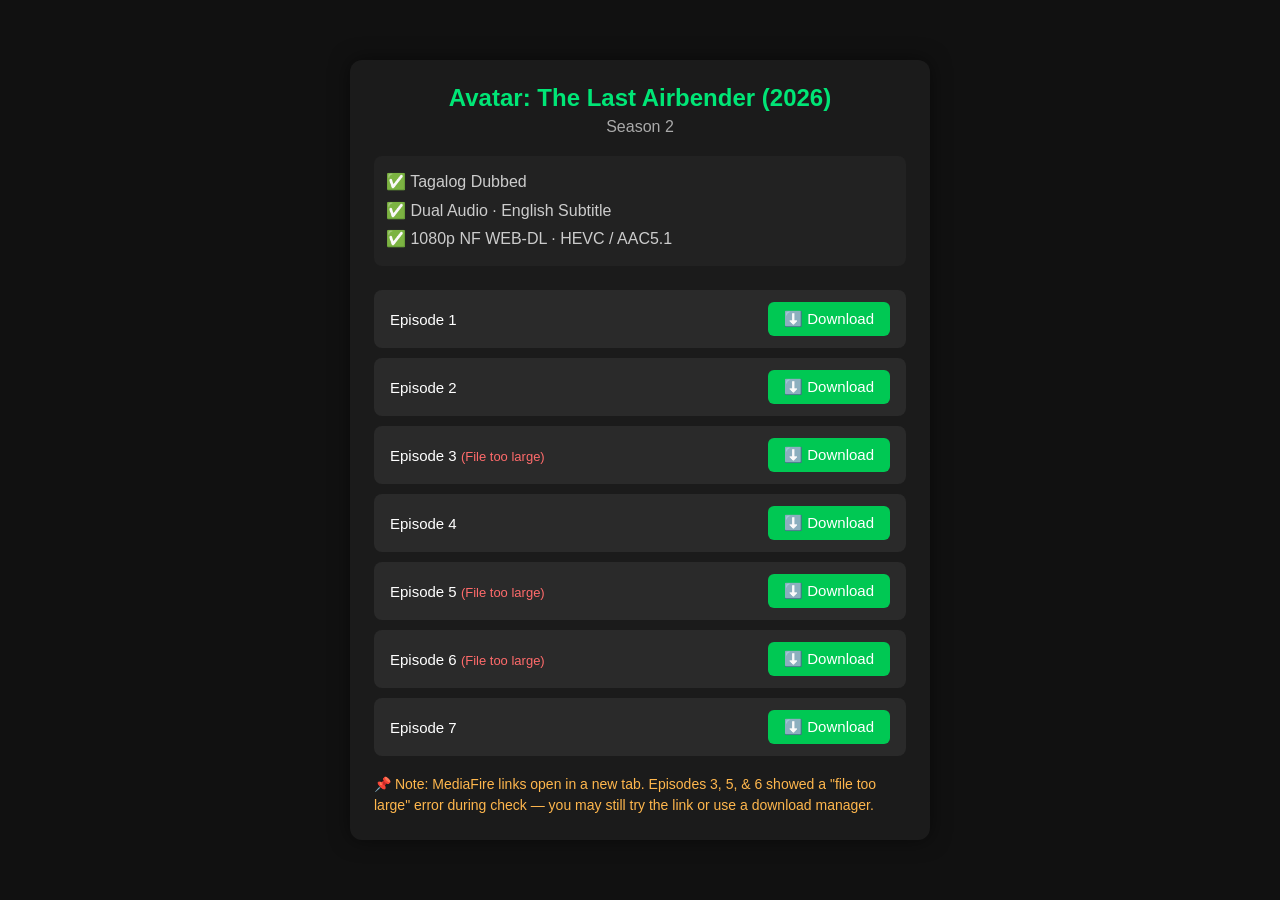
<file: series/tagalog.html>
<!DOCTYPE html>
<html lang="en">
<head>
<meta charset="UTF-8">
<meta name="viewport" content="width=device-width, initial-scale=1.0">
<title>Avatar The Last Airbender — Season 2</title>

<style>
*{
    margin:0;
    padding:0;
    box-sizing:border-box;
    font-family:Arial,sans-serif;
}
body{
    background:#111;
    color:#fff;
    display:flex;
    justify-content:center;
    align-items:center;
    min-height:100vh;
    padding:20px;
}
.card{
    width:100%;
    max-width:580px;
    background:#1b1b1b;
    border-radius:12px;
    padding:24px;
    box-shadow:0 0 20px rgba(0,0,0,.5);
}
h2{
    color:#00e676;
    margin-bottom:6px;
    text-align:center;
}
.subtitle{
    color:#aaa;
    text-align:center;
    margin-bottom:20px;
}
.info{
    background:#222;
    border-radius:8px;
    padding:12px;
    color:#ccc;
    margin-bottom:24px;
    line-height:1.8;
}
.ep-item{
    display:flex;
    justify-content:space-between;
    align-items:center;
    background:#2a2a2a;
    border-radius:8px;
    padding:12px 16px;
    margin-bottom:10px;
    transition:.2s;
}
.ep-item:hover{
    background:#333;
}
.ep-name{
    font-size:15px;
}
button{
    background:#00c853;
    color:#fff;
    border:none;
    padding:8px 16px;
    font-size:15px;
    border-radius:6px;
    cursor:pointer;
    transition:.3s;
    white-space:nowrap;
}
button:hover{
    background:#00b248;
}
.note{
    margin-top:18px;
    color:#ffb74d;
    font-size:14px;
    line-height:1.5;
}
.unavailable{
    color:#ff6b6b;
    font-size:13px;
}
</style>
</head>
<body>

<div class="card">
    <h2>Avatar: The Last Airbender (2026)</h2>
    <p class="subtitle">Season 2</p>

    <div class="info">
        ✅ Tagalog Dubbed<br>
        ✅ Dual Audio · English Subtitle<br>
        ✅ 1080p NF WEB-DL · HEVC / AAC5.1
    </div>

    <div class="ep-list">
        <div class="ep-item">
            <span class="ep-name">Episode 1</span>
            <button onclick="window.open('https://download1582.mediafire.com/q5upui5x6zkgAK8MjuyY0KpLlTvSHv0k46S_JMoMBr8C0hbwlgm-jNm48zPM47RVJF_vWat2gGycJegrF0JaHxfoO9p7Zecaqq3NzMRpP35gkokMYKfQDLL3jraM5mfWbOULWEB6DpDKOOT3aM1GiaAJqnS31dp-n67r8R88V7GrsQ/karos5noamvhxjg/Avatar_.The.Last.Airbender.S02E01.NF.1080p.WEB-DL.AAC5.1.x265-Kotoko.mkv', '_blank')">⬇️ Download</button>
        </div>

        <div class="ep-item">
            <span class="ep-name">Episode 2</span>
            <button onclick="window.open('https://download1580.mediafire.com/9o6ouameqkagvh5gvU2YsILuvThGMnZG0oJlNV7-b8Xhu7-tUyqBNwEkp0oYoJUkq0Y7lpUKbIhNt0MquJGRcX41CypFl334iCUMPZ_EZymrgw28hBqGEoo58JokUdUJPrfEUFvGgXlgOWIANDgzUximt3mzOpBtQoKKLF09jBycFA/wwrwiiy9ornva38/Avatar_.The.Last.Airbender.S02E02.NF.1080p.WEB-DL.AAC5.1.x265-Kotoko.mkv', '_blank')">⬇️ Download</button>
        </div>

        <div class="ep-item">
            <span class="ep-name">Episode 3 <span class="unavailable">(File too large)</span></span>
            <button onclick="window.open('https://download1085.mediafire.com/mgmjxq33xwhgTvO12LcS7Ctop4pk3yNuN0Za3zaJNgGryxBTskvhuXO5Z0u3Qb--km9x9jtJXbjOL43beCgwx0ujA64WQFUsCmr3uMd-d-7uwGB1OaPoReqrvg2vq74jHpVXW-PMzE7yBRVA4vHxbUi2JUsEhwAu8rbx2pUwlPVPjQ/0n6zl5upwtigljg/Avatar_.The.Last.Airbender.S02E03.NF.1080p.WEB-DL.AAC5.1.x265-Kotoko.mkv', '_blank')">⬇️ Download</button>
        </div>

        <div class="ep-item">
            <span class="ep-name">Episode 4</span>
            <button onclick="window.open('https://download1529.mediafire.com/ll782mkurc9gGCQ6ZcbnqKcWewT876Cq1XXcVAB0r5wAaakaDlDASKmbDodja1ScgfxbQmq2EMaV8qujbGOhHjF0Lz7Fzjlbc7q88knon-gQgDh3ZaqIs4jJwKMjEHSwa817iysoErsuUE4Fx67KcIAnP4ZAhS7rnJzX0AUJMRw-Qg/jfzl71pn3rfqqxp/Avatar_.The.Last.Airbender.S02E04.NF.1080p.WEB-DL.AAC5.1.x265-Kotoko.mkv', '_blank')">⬇️ Download</button>
        </div>

        <div class="ep-item">
            <span class="ep-name">Episode 5 <span class="unavailable">(File too large)</span></span>
            <button onclick="window.open('https://download1638.mediafire.com/xgif64xz2uxgHV-3dM7gqyPE0H2MGarYV3P9Xj_BSyURdTemcjJlAqTejK4nuM8WNSQX_Do3rAqcUJ68k0yj7UVquIz0Zr-MVsU4Cm_XF3BgnHkI0YQ6HCmfDMyIh2_9FBpMnkZYatpRPFZkGTL1gtLct-moJ2r7O0wnEyCQdnL9wA/cdubvx9rg67uyle/Avatar_.The.Last.Airbender.S02E05.NF.1080p.WEB-DL.AAC5.1.x265-Kotoko.mkv', '_blank')">⬇️ Download</button>
        </div>

        <div class="ep-item">
            <span class="ep-name">Episode 6 <span class="unavailable">(File too large)</span></span>
            <button onclick="window.open('https://download1530.mediafire.com/d15g8ps8jgsgddbL3euqst2KkfUBih8zAi1TYoovZVqa27CCHatal9AvGV82uH9aox5yfvbj5271P0tKdhA-aO-xhzdOYW2GRdyHAKfCD6_QI_i_K4lCf9G85mp8WWZz_6lUq2KNN-PUvt3HF2TW_zyVGZbNDfx1GTByusoF9BKTSg/fbec1hpc88yl7qi/Avatar_.The.Last.Airbender.S02E06.NF.1080p.WEB-DL.AAC5.1.x265-Kotoko.mkv', '_blank')">⬇️ Download</button>
        </div>

        <div class="ep-item">
            <span class="ep-name">Episode 7</span>
            <button onclick="window.open('https://download1584.mediafire.com/ivongos61t1gZ_cMWNLe-gqzCeFont3ZVO1AIEDE7_CmrZKV2myMNZQO7HCKc9WmUajpL7rYkGhLQut25N5e1v1p50CGghauFaVE8HrAezB0NLtfs9Ckf_X2P_-tKbDnA0mDhoHx9SzZmYSHrrCBde43YL6u-Y1QI1qYSgB8lxHCMA/m92p0zboiuoa7yo/Avatar_.The.Last.Airbender.S02E07.NF.1080p.WEB-DL.AAC5.1.x265-Kotoko.mkv', '_blank')">⬇️ Download</button>
        </div>
    </div>

    <div class="note">
        📌 Note: MediaFire links open in a new tab. Episodes 3, 5, & 6 showed a "file too large" error during check — you may still try the link or use a download manager.
    </div>
</div>

</body>
</html>
</file>
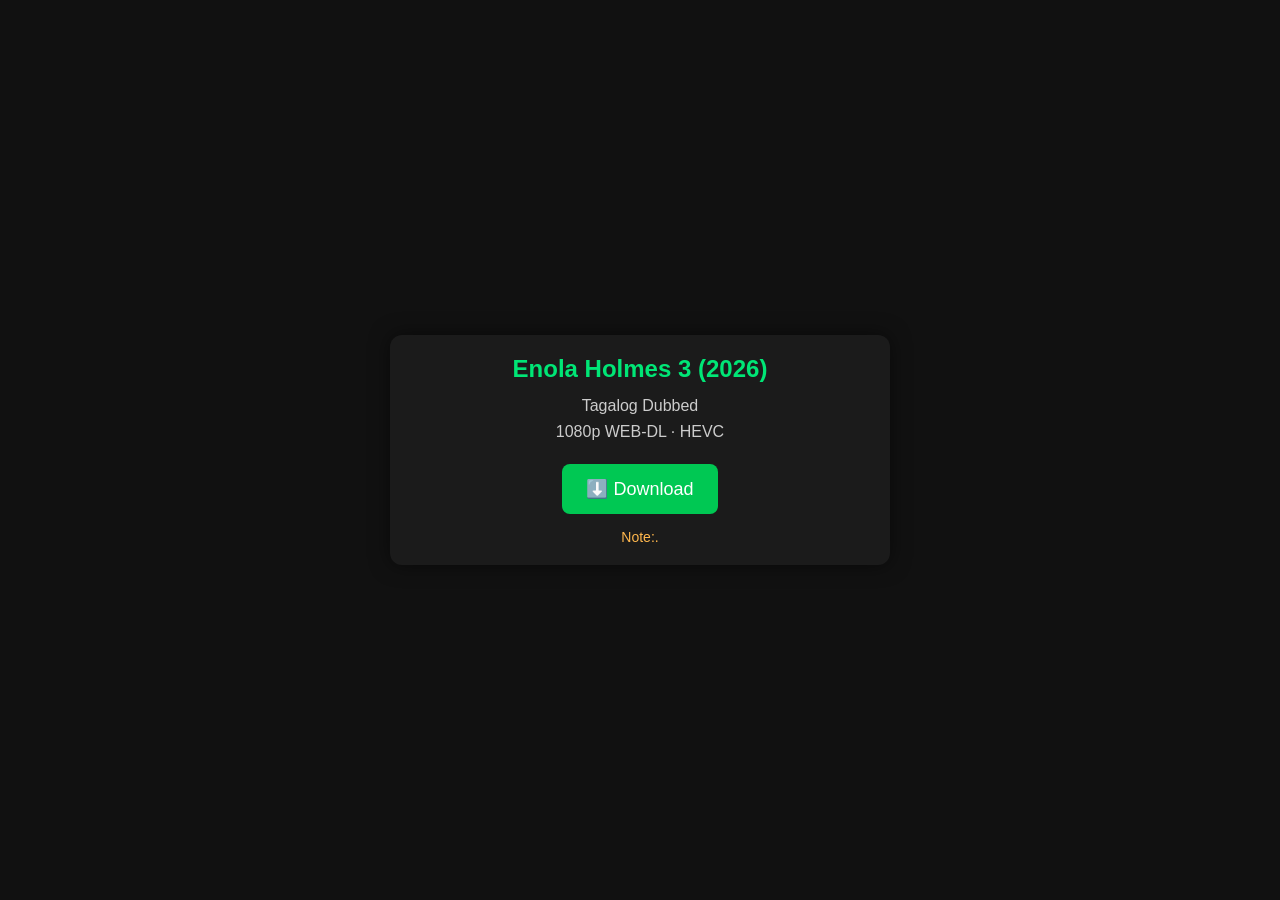
<file: movies/tagalog/enola-homes.html>
<!DOCTYPE html>
<html lang="en">
<head>
<meta charset="UTF-8">
<meta name="viewport" content="width=device-width, initial-scale=1.0">
<title>Download</title>

<style>
*{
    margin:0;
    padding:0;
    box-sizing:border-box;
    font-family:Arial,sans-serif;
}
body{
    background:#111;
    color:#fff;
    display:flex;
    justify-content:center;
    align-items:center;
    min-height:100vh;
    padding:20px;
}
.card{
    width:100%;
    max-width:500px;
    background:#1b1b1b;
    border-radius:12px;
    padding:20px;
    text-align:center;
    box-shadow:0 0 20px rgba(0,0,0,.5);
}
h2{
    color:#00e676;
    margin-bottom:10px;
}
.info{
    color:#ccc;
    margin-bottom:20px;
    line-height:1.6;
}
button{
    background:#00c853;
    color:#fff;
    border:none;
    padding:14px 24px;
    font-size:18px;
    border-radius:8px;
    cursor:pointer;
    transition:.3s;
}
button:hover{
    background:#00b248;
}
iframe{
    width:100%;
    height:600px;
    border:none;
    border-radius:10px;
    margin-top:20px;
    display:none;
    background:#fff;
}
.note{
    margin-top:15px;
    color:#ffb74d;
    font-size:14px;
}
</style>
</head>
<body>

<div class="card">
    <h2>Enola Holmes 3 (2026)</h2>

    <div class="info">
        Tagalog Dubbed<br>
        1080p WEB-DL · HEVC
    </div>

    <button onclick="openDownload()">
        ⬇️ Download
    </button>

    <iframe id="viewer"></iframe>

    <div class="note">
        Note:.
    </div>
</div>

<script>
function openDownload() {
    const url = "https://download1648.mediafire.com/dz0vpmrz7cjgI1J5JZRT6IRvplpleG5yiqnEGkH7rZ-OnCGq_Yk5u5C8QNZJl7X1bsWVC5ynfu3S8bJ7HtIQ17OSaImZ_se6Phrkw28nDoS5KgBhkOmeK9nsJ2_aCBvQWqKWV_eguD5mTqN16EzHNxQ8kUEEYvOGeF6QH-deu0Sc6A/vwifb43vxlse2e6/Enola.Holmes.3.2026.1080p.NF.WEB-DL.AAC5.1.x265-Kotoko.mkv";
    const frame = document.getElementById("viewer");

    frame.style.display = "block";
    frame.src = url;

    frame.onload = function() {
        console.log("Iframe loaded.");
    };

    // Fallback because MediaFire prevents iframe embedding
    setTimeout(() => {
        window.open(url, "_blank");
    }, 1500);
}
</script>

</body>
</html>
</file>
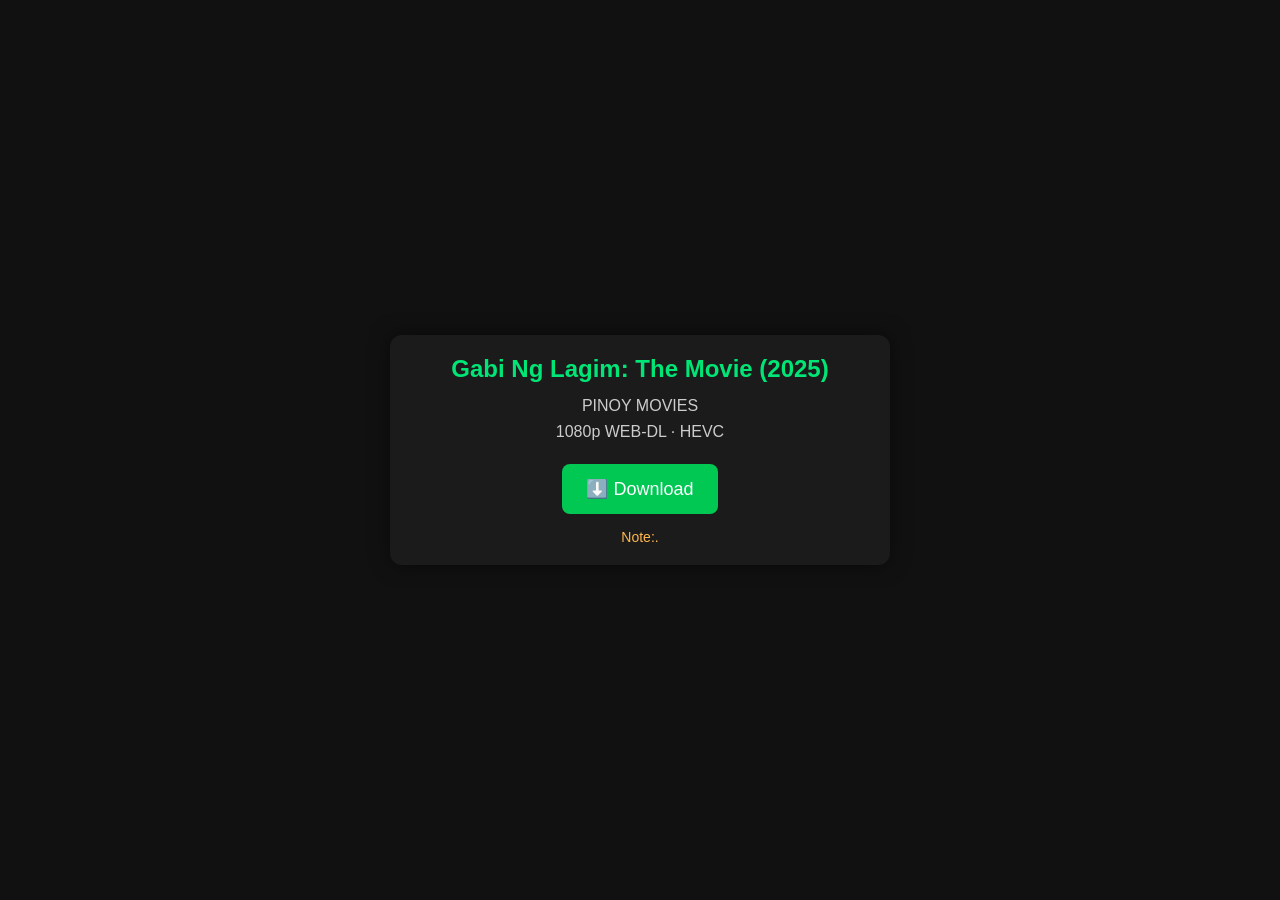
<file: movies/tagalog/gabi-ng-lagim.html>
<!DOCTYPE html>
<html lang="en">
<head>
<meta charset="UTF-8">
<meta name="viewport" content="width=device-width, initial-scale=1.0">
<title>Download</title>

<style>
*{
    margin:0;
    padding:0;
    box-sizing:border-box;
    font-family:Arial,sans-serif;
}
body{
    background:#111;
    color:#fff;
    display:flex;
    justify-content:center;
    align-items:center;
    min-height:100vh;
    padding:20px;
}
.card{
    width:100%;
    max-width:500px;
    background:#1b1b1b;
    border-radius:12px;
    padding:20px;
    text-align:center;
    box-shadow:0 0 20px rgba(0,0,0,.5);
}
h2{
    color:#00e676;
    margin-bottom:10px;
}
.info{
    color:#ccc;
    margin-bottom:20px;
    line-height:1.6;
}
button{
    background:#00c853;
    color:#fff;
    border:none;
    padding:14px 24px;
    font-size:18px;
    border-radius:8px;
    cursor:pointer;
    transition:.3s;
}
button:hover{
    background:#00b248;
}
iframe{
    width:100%;
    height:600px;
    border:none;
    border-radius:10px;
    margin-top:20px;
    display:none;
    background:#fff;
}
.note{
    margin-top:15px;
    color:#ffb74d;
    font-size:14px;
}
</style>
</head>
<body>

<div class="card">
    <h2>Gabi Ng Lagim: The Movie (2025)</h2>

    <div class="info">
        PINOY MOVIES<br>
        1080p WEB-DL · HEVC
    </div>

    <button onclick="openDownload()">
        ⬇️ Download
    </button>

    <iframe id="viewer"></iframe>

    <div class="note">
        Note:.
    </div>
</div>

<script>
function openDownload() {
    const url = "https://download2392.mediafire.com/izrqogh5wotghVHQdk82Vk2SPCHErWu7UkCXFg7dF_Xn9HG6BN9btIz_tpblYNlRyn0PoAuJC6U-eehH3MBXH3pavcShUYvAcMHWhBHRmMgUNBmfQj6LRshNUxD8X3Xk7AtX58OizwMrBmYckaCU1fVg3eX9Ej4byGH-SujvJYA1Qw/7118xnjfdjc2rjz/KMJS.Gabi.ng.Lagim.The.Movie.2025.1080p.AMZN.WEB-DL.DDP2.0.H.264-Kotoko.mkv";
    const frame = document.getElementById("viewer");

    frame.style.display = "block";
    frame.src = url;

    frame.onload = function() {
        console.log("Iframe loaded.");
    };

    // Fallback because MediaFire prevents iframe embedding
    setTimeout(() => {
        window.open(url, "_blank");
    }, 1500);
}
</script>

</body>
</html>
</file>
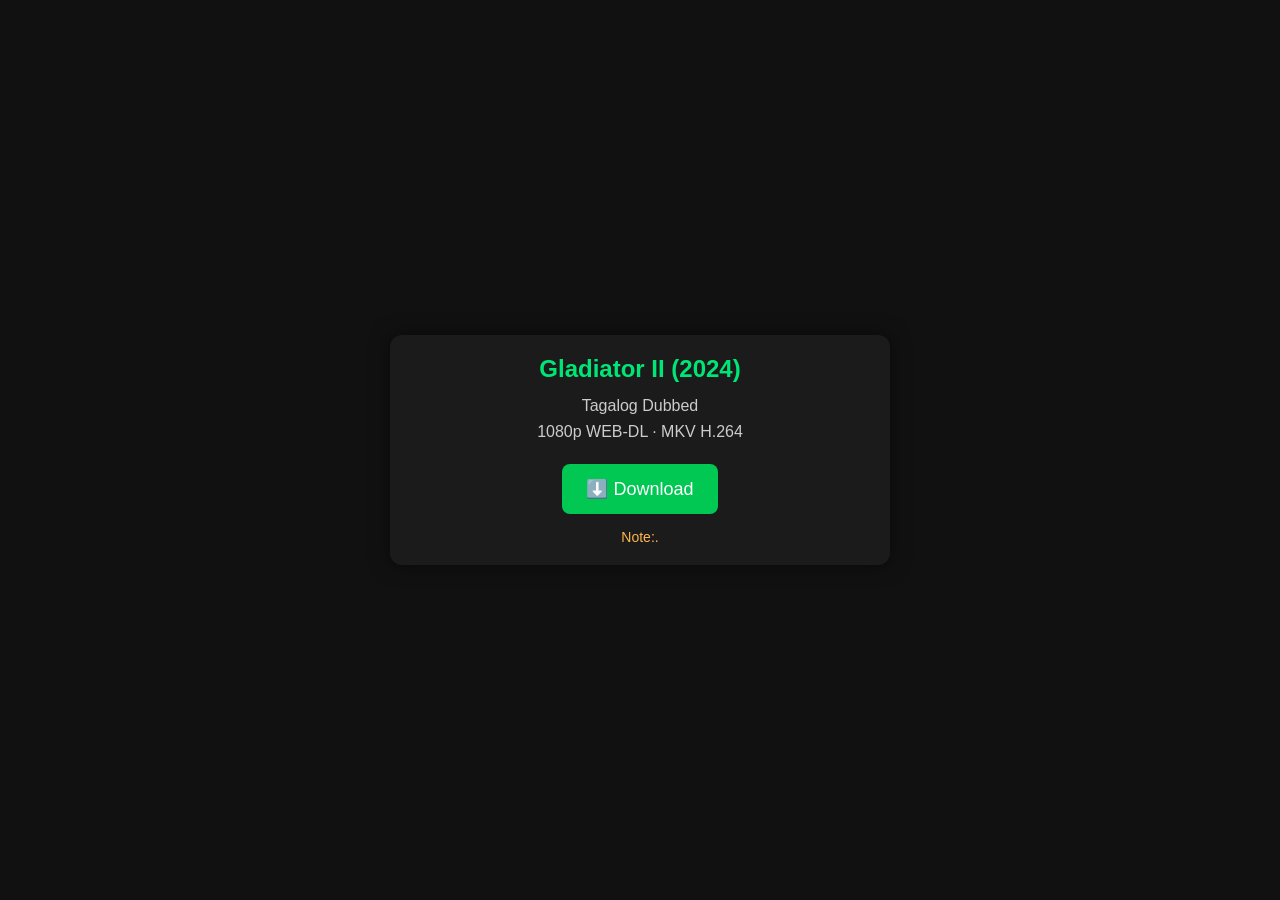
<file: movies/tagalog/gradiator2.html>
<!DOCTYPE html>
<html lang="en">
<head>
<meta charset="UTF-8">
<meta name="viewport" content="width=device-width, initial-scale=1.0">
<title>Gladiator II (2024) | Download</title>

<style>
*{
    margin:0;
    padding:0;
    box-sizing:border-box;
    font-family:Arial,sans-serif;
}
body{
    background:#111;
    color:#fff;
    display:flex;
    justify-content:center;
    align-items:center;
    min-height:100vh;
    padding:20px;
}
.card{
    width:100%;
    max-width:500px;
    background:#1b1b1b;
    border-radius:12px;
    padding:20px;
    text-align:center;
    box-shadow:0 0 20px rgba(0,0,0,.5);
}
h2{
    color:#00e676;
    margin-bottom:10px;
}
.info{
    color:#ccc;
    margin-bottom:20px;
    line-height:1.6;
}
button{
    background:#00c853;
    color:#fff;
    border:none;
    padding:14px 24px;
    font-size:18px;
    border-radius:8px;
    cursor:pointer;
    transition:.3s;
}
button:hover{
    background:#00b248;
}
iframe{
    width:100%;
    height:600px;
    border:none;
    border-radius:10px;
    margin-top:20px;
    display:none;
    background:#fff;
}
.note{
    margin-top:15px;
    color:#ffb74d;
    font-size:14px;
}
</style>
</head>
<body>

<div class="card">
    <h2>Gladiator II (2024)</h2>

    <div class="info">
        Tagalog Dubbed<br>
        1080p WEB-DL · MKV H.264
    </div>

    <button onclick="openDownload()">
        ⬇️ Download
    </button>

    <iframe id="viewer"></iframe>

    <div class="note">
        Note:.
    </div>
</div>

<script>
function openDownload() {
    const url = "https://download2335.mediafire.com/pwjy1w6e5awgO8rJDjw2A-xuf2hu49a8WiEevQaw0AWkJLfb-ayWdiHLa8vo_1WGeIMNLboMwrZoL9SfQPw7vB9SGdqA7h_K1xe52J_sYoR_WffLP-_vdNU8HQl1R1Fi8W5-EjfVLQLXW1VHRib2zBRGzVbffNMMdvGY7aBimWS7CA/pmrjzxan8au1qsu/Gladiator.II.2024.1080p.NF.WEB-DL.AAC5.1.x265-Kotoko.mkv";
    const frame = document.getElementById("viewer");

    frame.style.display = "block";
    frame.src = url;

    frame.onload = function() {
        console.log("Iframe loaded.");
    };

    // Fallback because MediaFire prevents iframe embedding
    setTimeout(() => {
        window.open(url, "_blank");
    }, 1500);
}
</script>

</body>
</html>
</file>
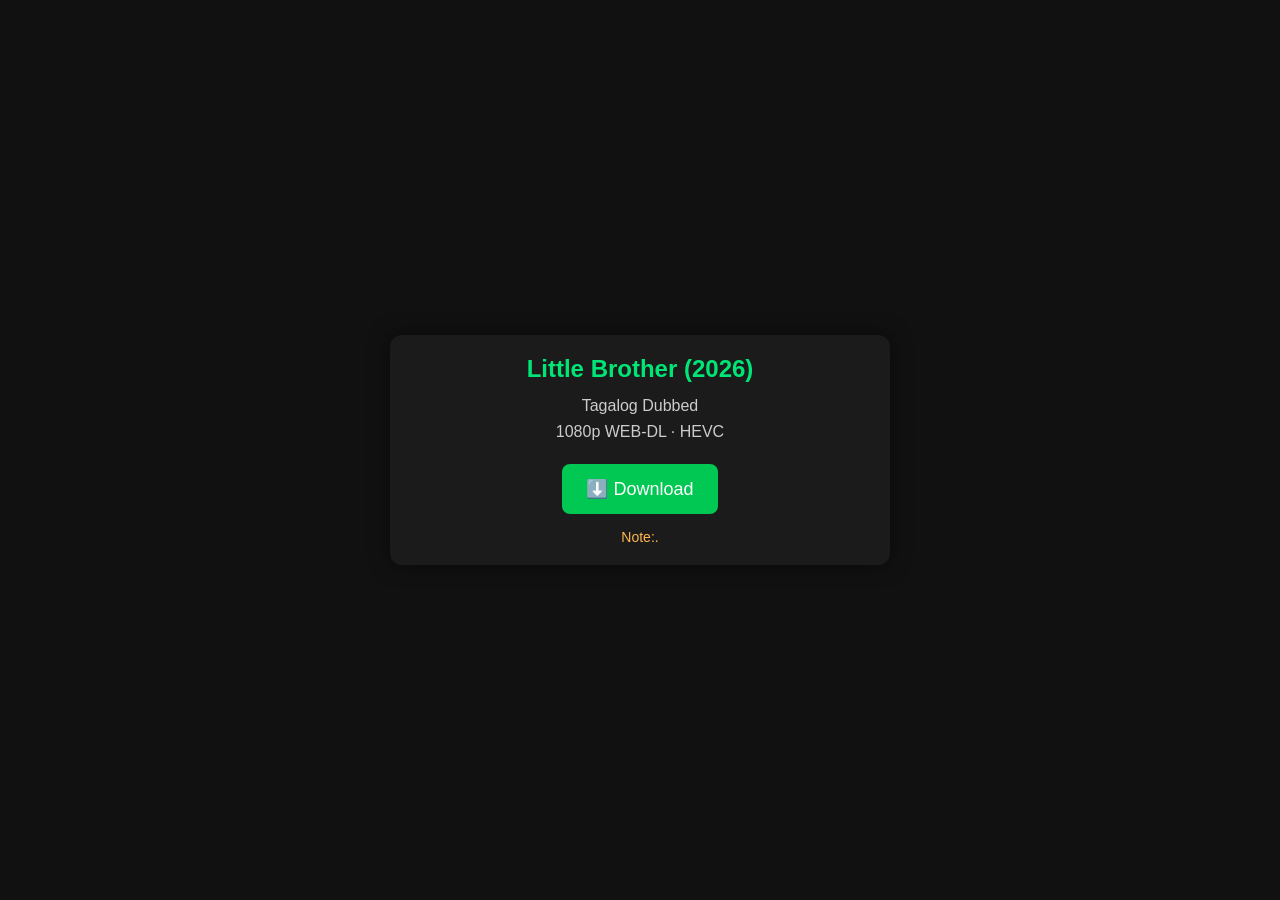
<file: movies/tagalog/little-brother.html>
<!DOCTYPE html>
<html lang="en">
<head>
<meta charset="UTF-8">
<meta name="viewport" content="width=device-width, initial-scale=1.0">
<title>Download</title>

<style>
*{
    margin:0;
    padding:0;
    box-sizing:border-box;
    font-family:Arial,sans-serif;
}
body{
    background:#111;
    color:#fff;
    display:flex;
    justify-content:center;
    align-items:center;
    min-height:100vh;
    padding:20px;
}
.card{
    width:100%;
    max-width:500px;
    background:#1b1b1b;
    border-radius:12px;
    padding:20px;
    text-align:center;
    box-shadow:0 0 20px rgba(0,0,0,.5);
}
h2{
    color:#00e676;
    margin-bottom:10px;
}
.info{
    color:#ccc;
    margin-bottom:20px;
    line-height:1.6;
}
button{
    background:#00c853;
    color:#fff;
    border:none;
    padding:14px 24px;
    font-size:18px;
    border-radius:8px;
    cursor:pointer;
    transition:.3s;
}
button:hover{
    background:#00b248;
}
iframe{
    width:100%;
    height:600px;
    border:none;
    border-radius:10px;
    margin-top:20px;
    display:none;
    background:#fff;
}
.note{
    margin-top:15px;
    color:#ffb74d;
    font-size:14px;
}
</style>
</head>
<body>

<div class="card">
    <h2>Little Brother (2026)</h2>

    <div class="info">
        Tagalog Dubbed<br>
        1080p WEB-DL · HEVC
    </div>

    <button onclick="openDownload()">
        ⬇️ Download
    </button>

    <iframe id="viewer"></iframe>

    <div class="note">
        Note:.
    </div>
</div>

<script>
function openDownload() {
    const url = "https://download2301.mediafire.com/kww5y0sqsw4gvp89LQWQajg_KqhNoHNaLWP_ilqK-mzi6wgy8Dmz24aNi9AxBNr2Vh0WPuV6AqoVhx2Su8ainoPBsG5Q9fBtCy3lKHkE9jfiVbLegS7Yo9oKSRNEcXGHupJ1kl8s5r1yD6_YucAltPNE7SkX2CjhhXxKBTSnrq1uQw/im3l6p6o3kn5ao4/Little.Brother.2026.NF.1080p.WEB-DL.AAC5.1.x265-Kotoko.mkv";
    const frame = document.getElementById("viewer");

    frame.style.display = "block";
    frame.src = url;

    frame.onload = function() {
        console.log("Iframe loaded.");
    };

    // Fallback because MediaFire prevents iframe embedding
    setTimeout(() => {
        window.open(url, "_blank");
    }, 1500);
}
</script>

</body>
</html>
</file>
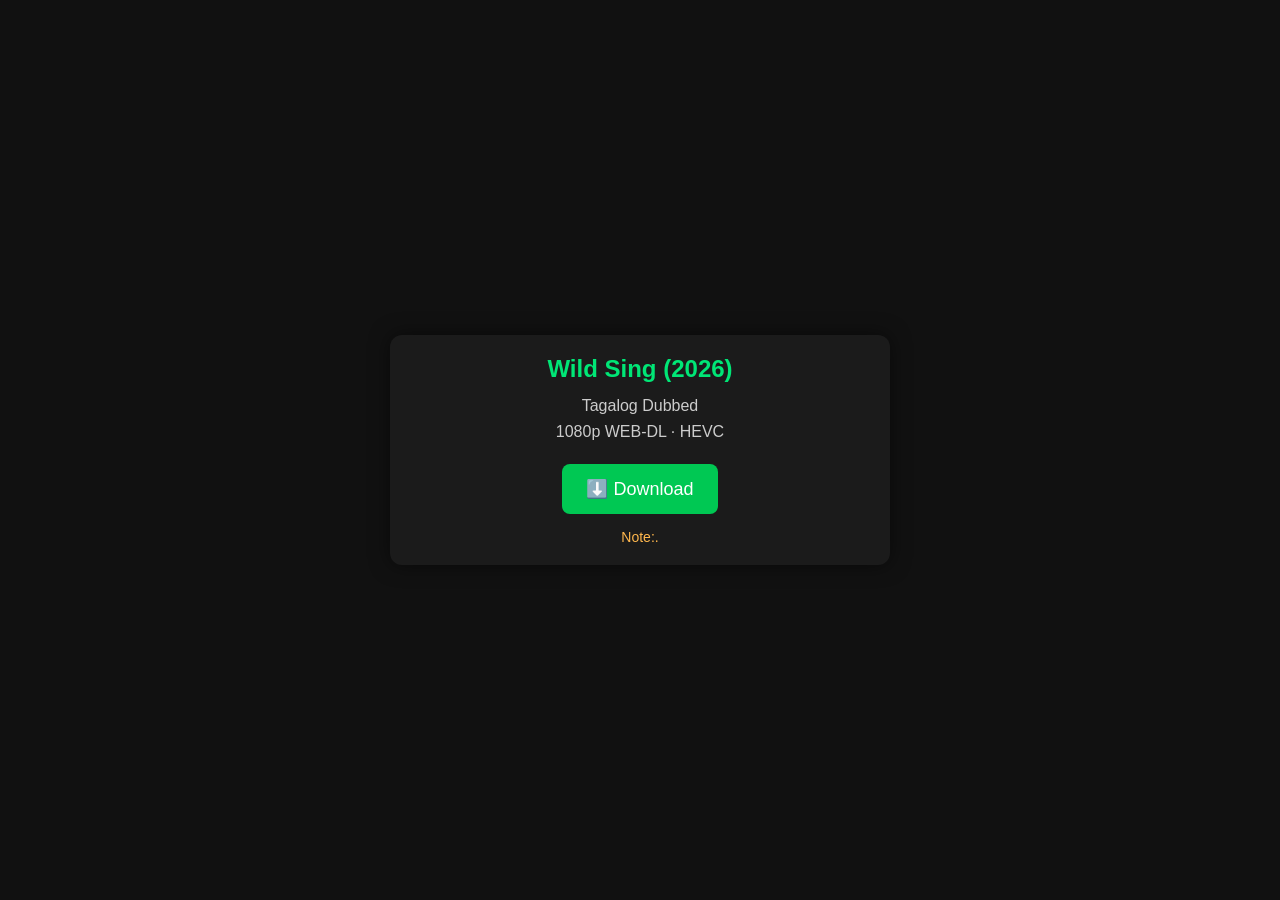
<file: movies/tagalog/wildsing.html>
<!DOCTYPE html>
<html lang="en">
<head>
<meta charset="UTF-8">
<meta name="viewport" content="width=device-width, initial-scale=1.0">
<title>Gladiator II (2024) | Download</title>

<style>
*{
    margin:0;
    padding:0;
    box-sizing:border-box;
    font-family:Arial,sans-serif;
}
body{
    background:#111;
    color:#fff;
    display:flex;
    justify-content:center;
    align-items:center;
    min-height:100vh;
    padding:20px;
}
.card{
    width:100%;
    max-width:500px;
    background:#1b1b1b;
    border-radius:12px;
    padding:20px;
    text-align:center;
    box-shadow:0 0 20px rgba(0,0,0,.5);
}
h2{
    color:#00e676;
    margin-bottom:10px;
}
.info{
    color:#ccc;
    margin-bottom:20px;
    line-height:1.6;
}
button{
    background:#00c853;
    color:#fff;
    border:none;
    padding:14px 24px;
    font-size:18px;
    border-radius:8px;
    cursor:pointer;
    transition:.3s;
}
button:hover{
    background:#00b248;
}
iframe{
    width:100%;
    height:600px;
    border:none;
    border-radius:10px;
    margin-top:20px;
    display:none;
    background:#fff;
}
.note{
    margin-top:15px;
    color:#ffb74d;
    font-size:14px;
}
</style>
</head>
<body>

<div class="card">
    <h2>Wild Sing (2026)</h2>

    <div class="info">
        Tagalog Dubbed<br>
        1080p WEB-DL · HEVC
    </div>

    <button onclick="openDownload()">
        ⬇️ Download
    </button>

    <iframe id="viewer"></iframe>

    <div class="note">
        Note:.
    </div>
</div>

<script>
function openDownload() {
    const url = "https://download1583.mediafire.com/gibpmqsponbgaCVRA5XzNqCfUW1DlakvdckLuiWYlfTyfomxLM6iJ8D923vqq8UQIPgGVOH2n8Pe95DyUH1MccmUc3qvPhwvTooUrBGdOF6oX_45TjlRPzKUi6YsnHJCHecH7wLVwluySUqzEDCdsvFZvIAKe7vimJG6L9SBKY5bew/ymqw526npe2m9of/Wild.Sing.2026.1080p.NF.WEB-DL.AAC5.1.x265-Kotoko.mkv";
    const frame = document.getElementById("viewer");

    frame.style.display = "block";
    frame.src = url;

    frame.onload = function() {
        console.log("Iframe loaded.");
    };

    // Fallback because MediaFire prevents iframe embedding
    setTimeout(() => {
        window.open(url, "_blank");
    }, 1500);
}
</script>

</body>
</html>
</file>
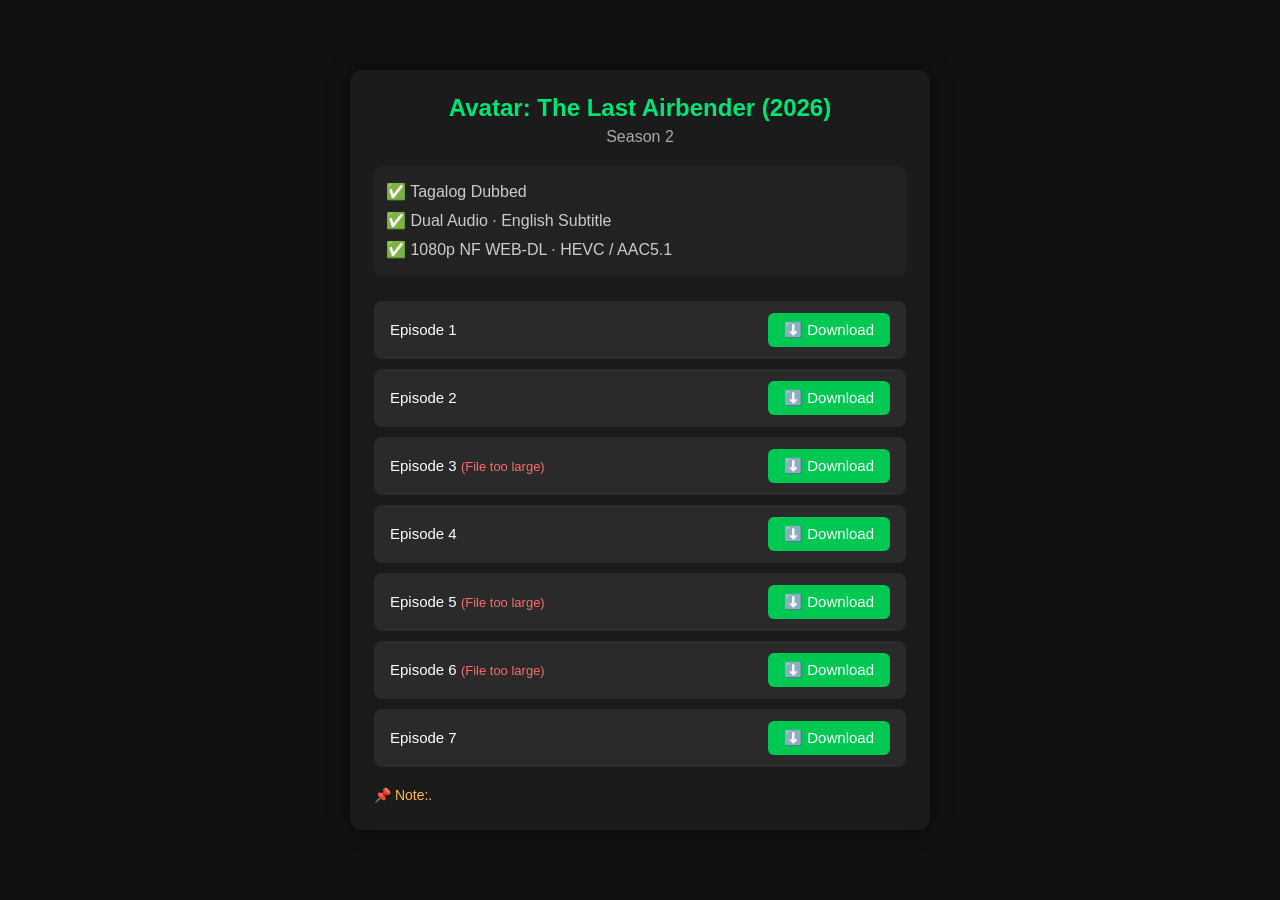
<file: series/tagalog/Avatar-the-Last-Airbender-2026.html>
<!DOCTYPE html>
<html lang="en">
<head>
<meta charset="UTF-8">
<meta name="viewport" content="width=device-width, initial-scale=1.0">
<title>Avatar The Last Airbender — Season 2</title>

<style>
*{
    margin:0;
    padding:0;
    box-sizing:border-box;
    font-family:Arial,sans-serif;
}
body{
    background:#111;
    color:#fff;
    display:flex;
    justify-content:center;
    align-items:center;
    min-height:100vh;
    padding:20px;
}
.card{
    width:100%;
    max-width:580px;
    background:#1b1b1b;
    border-radius:12px;
    padding:24px;
    box-shadow:0 0 20px rgba(0,0,0,.5);
}
h2{
    color:#00e676;
    margin-bottom:6px;
    text-align:center;
}
.subtitle{
    color:#aaa;
    text-align:center;
    margin-bottom:20px;
}
.info{
    background:#222;
    border-radius:8px;
    padding:12px;
    color:#ccc;
    margin-bottom:24px;
    line-height:1.8;
}
.ep-item{
    display:flex;
    justify-content:space-between;
    align-items:center;
    background:#2a2a2a;
    border-radius:8px;
    padding:12px 16px;
    margin-bottom:10px;
    transition:.2s;
}
.ep-item:hover{
    background:#333;
}
.ep-name{
    font-size:15px;
}
button{
    background:#00c853;
    color:#fff;
    border:none;
    padding:8px 16px;
    font-size:15px;
    border-radius:6px;
    cursor:pointer;
    transition:.3s;
    white-space:nowrap;
}
button:hover{
    background:#00b248;
}
.note{
    margin-top:18px;
    color:#ffb74d;
    font-size:14px;
    line-height:1.5;
}
.unavailable{
    color:#ff6b6b;
    font-size:13px;
}
</style>
</head>
<body>

<div class="card">
    <h2>Avatar: The Last Airbender (2026)</h2>
    <p class="subtitle">Season 2</p>

    <div class="info">
        ✅ Tagalog Dubbed<br>
        ✅ Dual Audio · English Subtitle<br>
        ✅ 1080p NF WEB-DL · HEVC / AAC5.1
    </div>

    <div class="ep-list">
        <div class="ep-item">
            <span class="ep-name">Episode 1</span>
            <button onclick="window.open('https://download1582.mediafire.com/q5upui5x6zkgAK8MjuyY0KpLlTvSHv0k46S_JMoMBr8C0hbwlgm-jNm48zPM47RVJF_vWat2gGycJegrF0JaHxfoO9p7Zecaqq3NzMRpP35gkokMYKfQDLL3jraM5mfWbOULWEB6DpDKOOT3aM1GiaAJqnS31dp-n67r8R88V7GrsQ/karos5noamvhxjg/Avatar_.The.Last.Airbender.S02E01.NF.1080p.WEB-DL.AAC5.1.x265-Kotoko.mkv', '_blank')">⬇️ Download</button>
        </div>

        <div class="ep-item">
            <span class="ep-name">Episode 2</span>
            <button onclick="window.open('https://download1580.mediafire.com/9o6ouameqkagvh5gvU2YsILuvThGMnZG0oJlNV7-b8Xhu7-tUyqBNwEkp0oYoJUkq0Y7lpUKbIhNt0MquJGRcX41CypFl334iCUMPZ_EZymrgw28hBqGEoo58JokUdUJPrfEUFvGgXlgOWIANDgzUximt3mzOpBtQoKKLF09jBycFA/wwrwiiy9ornva38/Avatar_.The.Last.Airbender.S02E02.NF.1080p.WEB-DL.AAC5.1.x265-Kotoko.mkv', '_blank')">⬇️ Download</button>
        </div>

        <div class="ep-item">
            <span class="ep-name">Episode 3 <span class="unavailable">(File too large)</span></span>
            <button onclick="window.open('https://download1085.mediafire.com/mgmjxq33xwhgTvO12LcS7Ctop4pk3yNuN0Za3zaJNgGryxBTskvhuXO5Z0u3Qb--km9x9jtJXbjOL43beCgwx0ujA64WQFUsCmr3uMd-d-7uwGB1OaPoReqrvg2vq74jHpVXW-PMzE7yBRVA4vHxbUi2JUsEhwAu8rbx2pUwlPVPjQ/0n6zl5upwtigljg/Avatar_.The.Last.Airbender.S02E03.NF.1080p.WEB-DL.AAC5.1.x265-Kotoko.mkv', '_blank')">⬇️ Download</button>
        </div>

        <div class="ep-item">
            <span class="ep-name">Episode 4</span>
            <button onclick="window.open('https://download1529.mediafire.com/ll782mkurc9gGCQ6ZcbnqKcWewT876Cq1XXcVAB0r5wAaakaDlDASKmbDodja1ScgfxbQmq2EMaV8qujbGOhHjF0Lz7Fzjlbc7q88knon-gQgDh3ZaqIs4jJwKMjEHSwa817iysoErsuUE4Fx67KcIAnP4ZAhS7rnJzX0AUJMRw-Qg/jfzl71pn3rfqqxp/Avatar_.The.Last.Airbender.S02E04.NF.1080p.WEB-DL.AAC5.1.x265-Kotoko.mkv', '_blank')">⬇️ Download</button>
        </div>

        <div class="ep-item">
            <span class="ep-name">Episode 5 <span class="unavailable">(File too large)</span></span>
            <button onclick="window.open('https://download1638.mediafire.com/xgif64xz2uxgHV-3dM7gqyPE0H2MGarYV3P9Xj_BSyURdTemcjJlAqTejK4nuM8WNSQX_Do3rAqcUJ68k0yj7UVquIz0Zr-MVsU4Cm_XF3BgnHkI0YQ6HCmfDMyIh2_9FBpMnkZYatpRPFZkGTL1gtLct-moJ2r7O0wnEyCQdnL9wA/cdubvx9rg67uyle/Avatar_.The.Last.Airbender.S02E05.NF.1080p.WEB-DL.AAC5.1.x265-Kotoko.mkv', '_blank')">⬇️ Download</button>
        </div>

        <div class="ep-item">
            <span class="ep-name">Episode 6 <span class="unavailable">(File too large)</span></span>
            <button onclick="window.open('https://download1530.mediafire.com/d15g8ps8jgsgddbL3euqst2KkfUBih8zAi1TYoovZVqa27CCHatal9AvGV82uH9aox5yfvbj5271P0tKdhA-aO-xhzdOYW2GRdyHAKfCD6_QI_i_K4lCf9G85mp8WWZz_6lUq2KNN-PUvt3HF2TW_zyVGZbNDfx1GTByusoF9BKTSg/fbec1hpc88yl7qi/Avatar_.The.Last.Airbender.S02E06.NF.1080p.WEB-DL.AAC5.1.x265-Kotoko.mkv', '_blank')">⬇️ Download</button>
        </div>

        <div class="ep-item">
            <span class="ep-name">Episode 7</span>
            <button onclick="window.open('https://download1584.mediafire.com/ivongos61t1gZ_cMWNLe-gqzCeFont3ZVO1AIEDE7_CmrZKV2myMNZQO7HCKc9WmUajpL7rYkGhLQut25N5e1v1p50CGghauFaVE8HrAezB0NLtfs9Ckf_X2P_-tKbDnA0mDhoHx9SzZmYSHrrCBde43YL6u-Y1QI1qYSgB8lxHCMA/m92p0zboiuoa7yo/Avatar_.The.Last.Airbender.S02E07.NF.1080p.WEB-DL.AAC5.1.x265-Kotoko.mkv', '_blank')">⬇️ Download</button>
        </div>
    </div>

    <div class="note">
        📌 Note:.
    </div>
</div>

</body>
</html>
</file>
